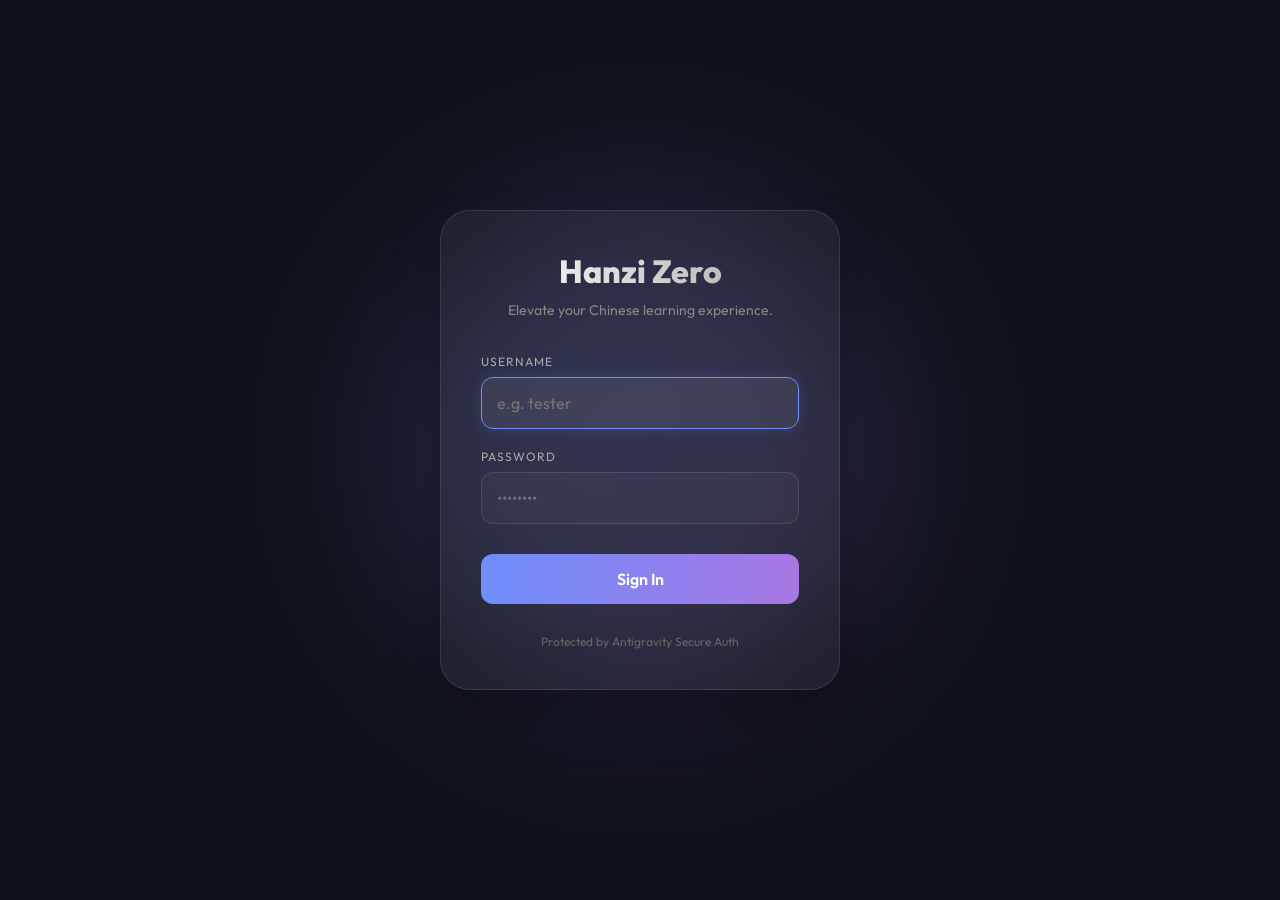
<file: login.html>
<!DOCTYPE html>
<html lang="en">

<head>
    <meta charset="UTF-8">
    <meta name="viewport" content="width=device-width, initial-scale=1.0">
    <title>Login | Hanzi Zero</title>
    <link href="https://fonts.googleapis.com/css2?family=Outfit:wght@300;400;600;800&display=swap" rel="stylesheet">
    <style>
        :root {
            --primary: #6e8efb;
            --secondary: #a777e3;
            --bg: #0f111a;
            --glass: rgba(255, 255, 255, 0.05);
            --border: rgba(255, 255, 255, 0.1);
        }

        * {
            margin: 0;
            padding: 0;
            box-sizing: border-box;
            font-family: 'Outfit', sans-serif;
        }

        body {
            background: var(--bg);
            color: #fff;
            height: 100vh;
            display: flex;
            align-items: center;
            justify-content: center;
            overflow: hidden;
        }

        .background-blob {
            position: absolute;
            width: 500px;
            height: 500px;
            background: linear-gradient(135deg, var(--primary), var(--secondary));
            filter: blur(80px);
            border-radius: 50%;
            z-index: -1;
            opacity: 0.2;
            animation: move 20s infinite alternate;
        }

        @keyframes move {
            from {
                transform: translate(-50%, -50%);
            }

            to {
                transform: translate(50%, 50%);
            }
        }

        .login-container {
            width: 100%;
            max-width: 400px;
            padding: 40px;
            background: var(--glass);
            backdrop-filter: blur(20px);
            border: 1px solid var(--border);
            border-radius: 30px;
            box-shadow: 0 25px 50px rgba(0, 0, 0, 0.3);
            animation: fadeIn 1s ease-out;
        }

        @keyframes fadeIn {
            from {
                opacity: 0;
                transform: translateY(20px);
            }

            to {
                opacity: 1;
                transform: translateY(0);
            }
        }

        h1 {
            font-size: 32px;
            font-weight: 800;
            margin-bottom: 10px;
            text-align: center;
            background: linear-gradient(90deg, #fff, #aaa);
            -webkit-background-clip: text;
            -webkit-text-fill-color: transparent;
        }

        p.subtitle {
            text-align: center;
            color: #888;
            margin-bottom: 35px;
            font-size: 14px;
        }

        .input-group {
            margin-bottom: 20px;
            position: relative;
        }

        .input-group label {
            display: block;
            font-size: 12px;
            color: #aaa;
            margin-bottom: 8px;
            text-transform: uppercase;
            letter-spacing: 1px;
        }

        .input-group input {
            width: 100%;
            padding: 15px;
            background: rgba(255, 255, 255, 0.03);
            border: 1px solid var(--border);
            border-radius: 12px;
            color: #fff;
            font-size: 16px;
            outline: none;
            transition: all 0.3s;
        }

        .input-group input:focus {
            border-color: var(--primary);
            background: rgba(255, 255, 255, 0.07);
            box-shadow: 0 0 15px rgba(110, 142, 251, 0.2);
        }

        .login-btn {
            width: 100%;
            padding: 15px;
            background: linear-gradient(90deg, var(--primary), var(--secondary));
            border: none;
            border-radius: 12px;
            color: #fff;
            font-size: 16px;
            font-weight: 600;
            cursor: pointer;
            transition: all 0.3s;
            margin-top: 10px;
        }

        .login-btn:hover {
            transform: translateY(-2px);
            box-shadow: 0 10px 20px rgba(110, 142, 251, 0.4);
        }

        .login-btn:active {
            transform: translateY(0);
        }

        .error-msg {
            color: #ff4d4d;
            font-size: 13px;
            text-align: center;
            margin-top: 15px;
            display: none;
        }

        .footer-text {
            text-align: center;
            margin-top: 30px;
            font-size: 12px;
            color: #666;
        }
    </style>
</head>

<body>
    <div class="background-blob"></div>
    <div class="login-container">
        <h1>Hanzi Zero</h1>
        <p class="subtitle">Elevate your Chinese learning experience.</p>

        <div class="input-group">
            <label for="username">Username</label>
            <input type="text" id="username" placeholder="e.g. tester">
        </div>

        <div class="input-group">
            <label for="password">Password</label>
            <input type="password" id="password" placeholder="••••••••">
        </div>

        <button class="login-btn" onclick="handleLogin()">Sign In</button>
        <p id="error-msg" class="error-msg">Invalid credentials. Please try again.</p>

        <p class="footer-text">Protected by Antigravity Secure Auth</p>
    </div>

    <script>
        async function handleLogin() {
            const user = document.getElementById('username').value;
            const pass = document.getElementById('password').value;
            const error = document.getElementById('error-msg');

            error.style.display = 'none';

            try {
                const response = await fetch('/api/login', {
                    method: 'POST',
                    headers: { 'Content-Type': 'application/json' },
                    body: JSON.stringify({ username: user, password: pass })
                });

                const data = await response.json();

                if (data.success) {
                    localStorage.setItem('hanzi_token', data.token);
                    localStorage.setItem('hanzi_user', data.username);
                    window.location.href = 'index.html';
                } else {
                    error.style.display = 'block';
                }
            } catch (e) {
                console.error(e);
                error.textContent = 'Server error. Please try again later.';
                error.style.display = 'block';
            }
        }

        // Auto-focus username
        document.getElementById('username').focus();
    </script>
</body>

</html>
</file>
